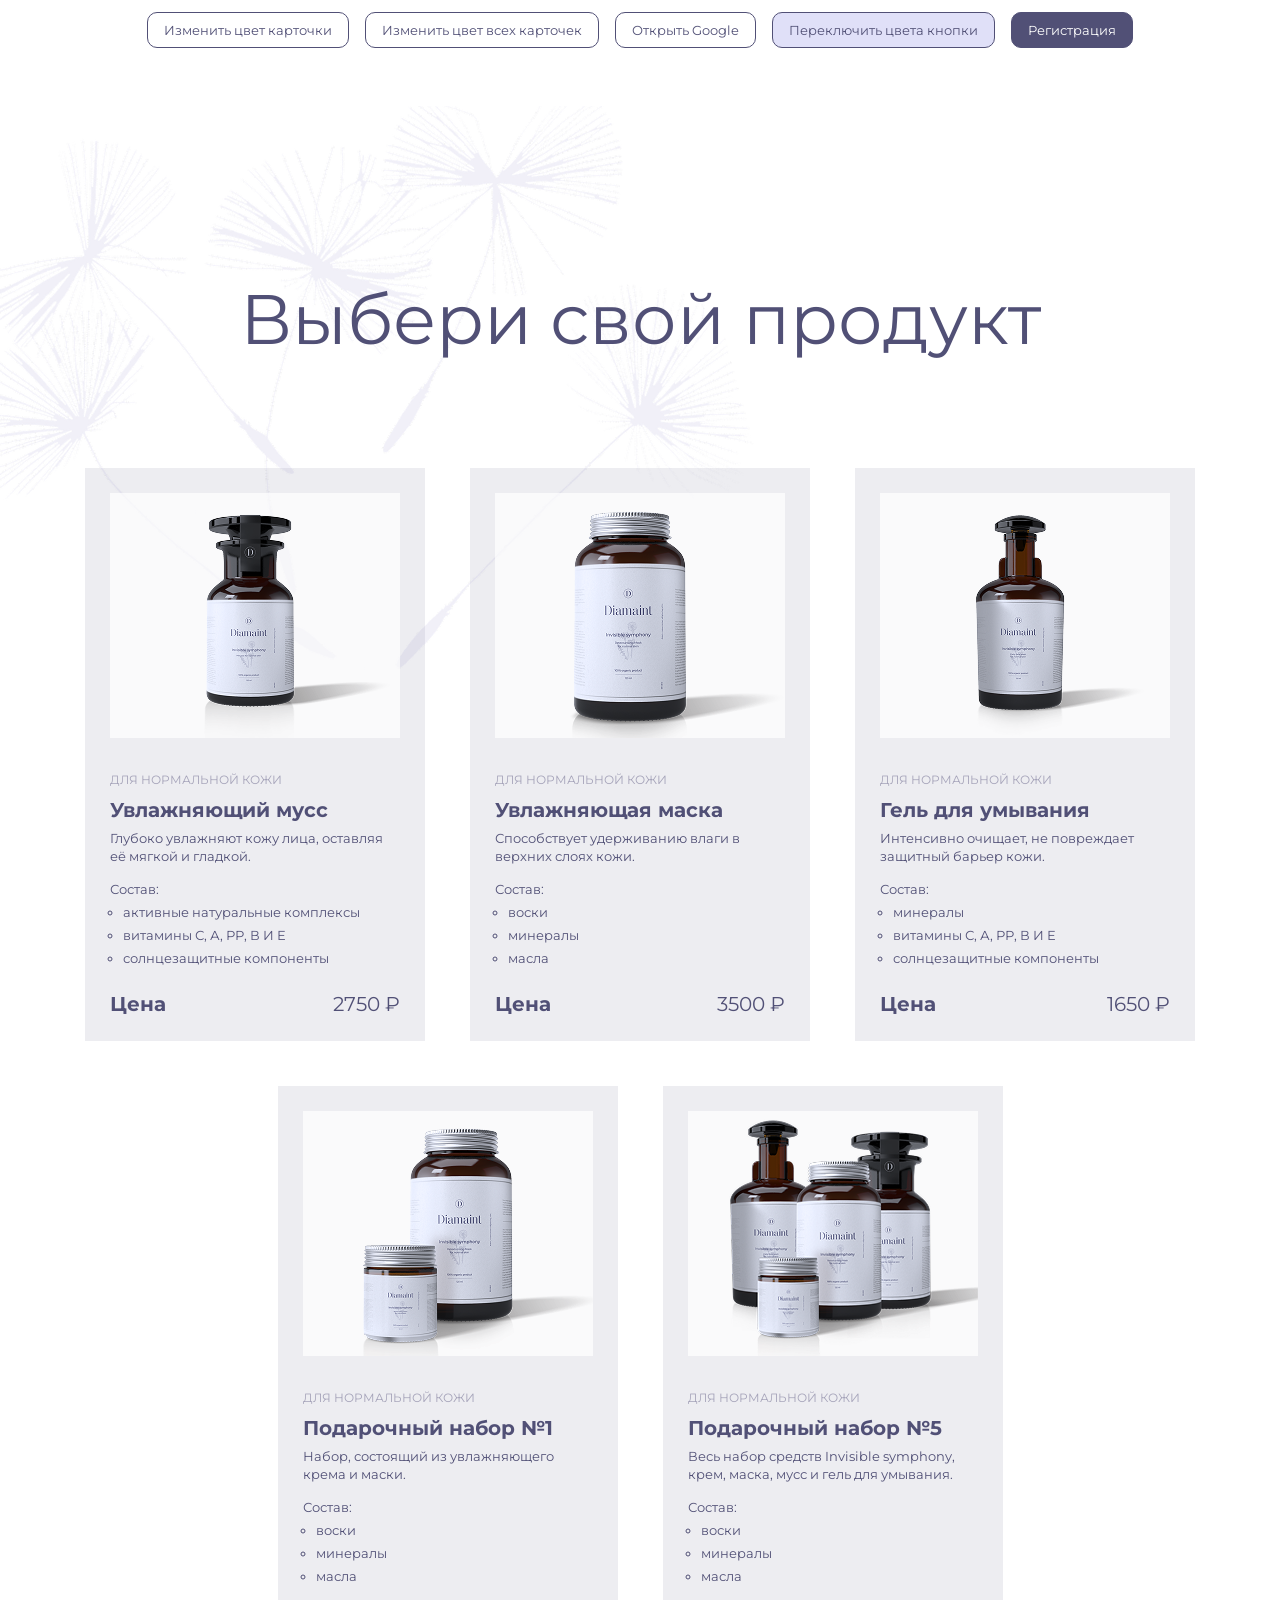
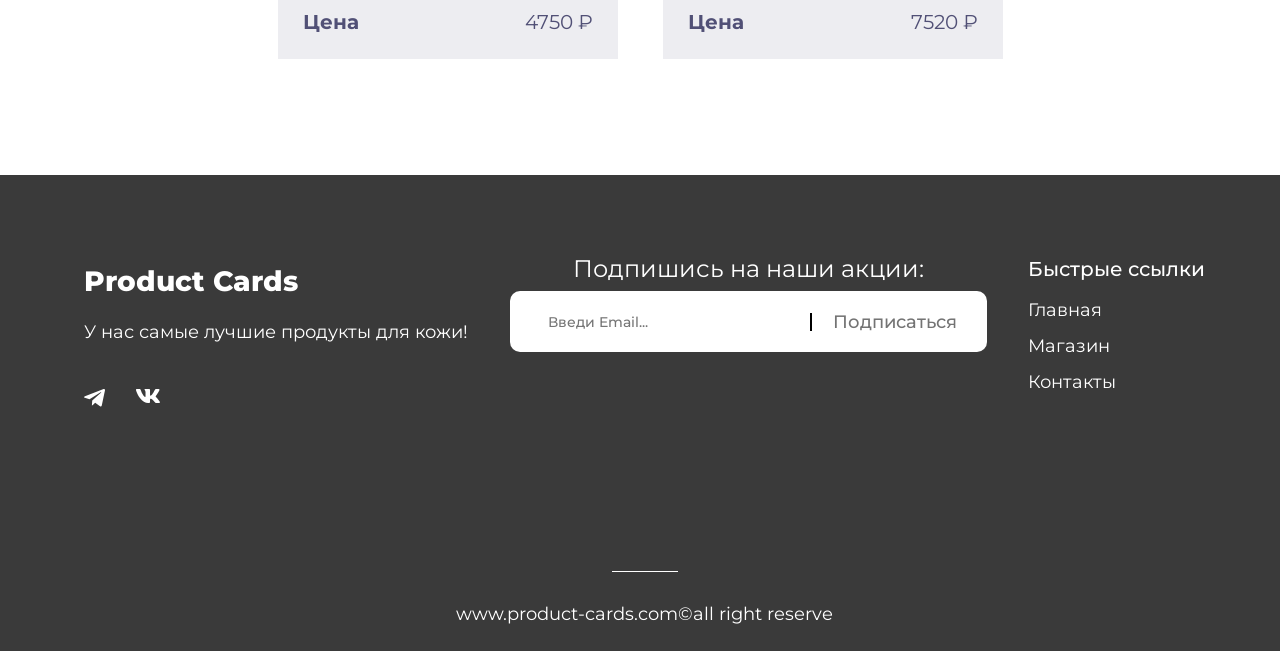
<file: index.html>
<!DOCTYPE html>
<html lang="ru">
<head>
    <meta charset="UTF-8">
    <meta name="viewport" content="width=device-width, initial-scale=1.0">
    <title>Document</title>
    <link rel="stylesheet" href="style/style.css">
    <link rel="preconnect" href="https://fonts.googleapis.com">
    <link rel="preconnect" href="https://fonts.gstatic.com" crossorigin>
    <link href="https://fonts.googleapis.com/css2?family=Montserrat:ital,wght@0,100..900;1,100..900&display=swap" rel="stylesheet">
</head>
<body>
    <div class="btns">
        <button class="change-color-card-btn">Изменить цвет карточки</button>
        <button class="change-all-color-card-btn">Изменить цвет всех карточек</button>
        <button class="open-google">Открыть Google</button>
        <button class="change-colors-btn">Переключить цвета кнопки</button>
        <button type="button"  class="register-btn">Регистрация</button>
    </div>

    <div class="products products--bg">
        <h1 class="products__title">Выбери свой продукт</h1>
        <ul class="products__list"></ul>
        <template class="products__template">
            <li class="product-card">
                <img src="" alt="" class="product-card__img">
                <span class="product-card__tag"></span>
                <h2 class="product-card__title"></h2>
                <p class="product-card__description"></p>
                <span class="product-card__subtitle">Состав: </span>
                <ul class="product-card__ingredients"></ul>
                <div class="product-card__price">
                    <span class="price__label">Цена</span>
                    <span class="price__value"></span>
                </div>
            </li>
        </template>
    </div>

    <footer>
        <div class="footer__top">
            <div class="footer__brand">
                <h2 class="footer__brand-logo">Product Cards</h2>
                <p class="footer__brand-text">У нас самые лучшие продукты для кожи!</p>
                <ul class="footer__brand-socials">
                    <li class="footer__brand-social-item">
                        <a href="#">
                            <img src="img/tg_icon.svg" alt="Telegram">
                        </a>
                    </li>
                    <li class="footer__brand-social-item">
                        <a href="#">
                            <img src="img/vk_icon.svg" alt="Telegram">
                        </a>
                    </li>
                </ul>
            </div>
            <div class="footer__subscribe">
                <h2 class="footer__subscribe-title">Подпишись на наши акции:</h2>
                <form class="footer__subscribe-form" id="subscribeForm">
                    <input class="footer__subscribe-input" type="email" placeholder="Введи Email..." required name="email">
                    <hr class="footer__subscribe-divider">
                    <button class="footer__subscribe-button">Подписаться</button>
                </form>
            </div>
            <div class="footer__links">
                <h2 class="footer__links-title">Быстрые ссылки</h2>
                <nav class="footer__links-nav">
                    <ul class="footer__links-list">
                        <li class="footer__links-item">
                            <a href="" class="footer__links-link">Главная</a>
                        </li>
                        <li class="footer__links-item">
                            <a href="" class="footer__links-link">Магазин</a>
                        </li>
                        <li class="footer__links-item">
                            <a href="" class="footer__links-link">Контакты</a>
                        </li>
                    </ul>
                </nav>
            </div>
            
        </div>

        <div class="footer__bottom">
            <hr class="footer__divider">
            <p class="footer__copyright">www.product-cards.com©all right reserve</p>
        </div>
    </footer>

    <div class="overlay" id="registerModal">
        <div class="modal">
            <button class="modal__close">×</button>
            <h2 class="modal__title">Регистрация</h2>
            <form class="modal__form" id="registerForm">
                <label for="firstName">Имя</label>
                <input type="text" id="firstName" name="firstName" placeholder="Введите имя" required>

                <label for="lastName">Фамилия</label>
                <input type="text" id="lastName" name="lastName" placeholder="Введите фамилию" required>

                <label for="birthDate">Дата рождения</label>
                <input type="date" id="birthDate" name="birthDate" required>

                <label for="login">Логин</label>
                <input type="text" id="login" name="login" placeholder="Введите логин" required>

                <label for="password">Пароль</label>
                <input type="password" id="password" name="password" placeholder="Введите пароль" required>

                <label for="repeatPassword">Повторите пароль</label>
                <input type="password" id="repeatPassword" name="repeatPassword" placeholder="Повторите пароль" required>

                <button type="submit">Зарегистрироваться</button>
            </form>
        </div>
    </div>

    <script src="main.js" type="module"></script>
</body>
</html>
</file>
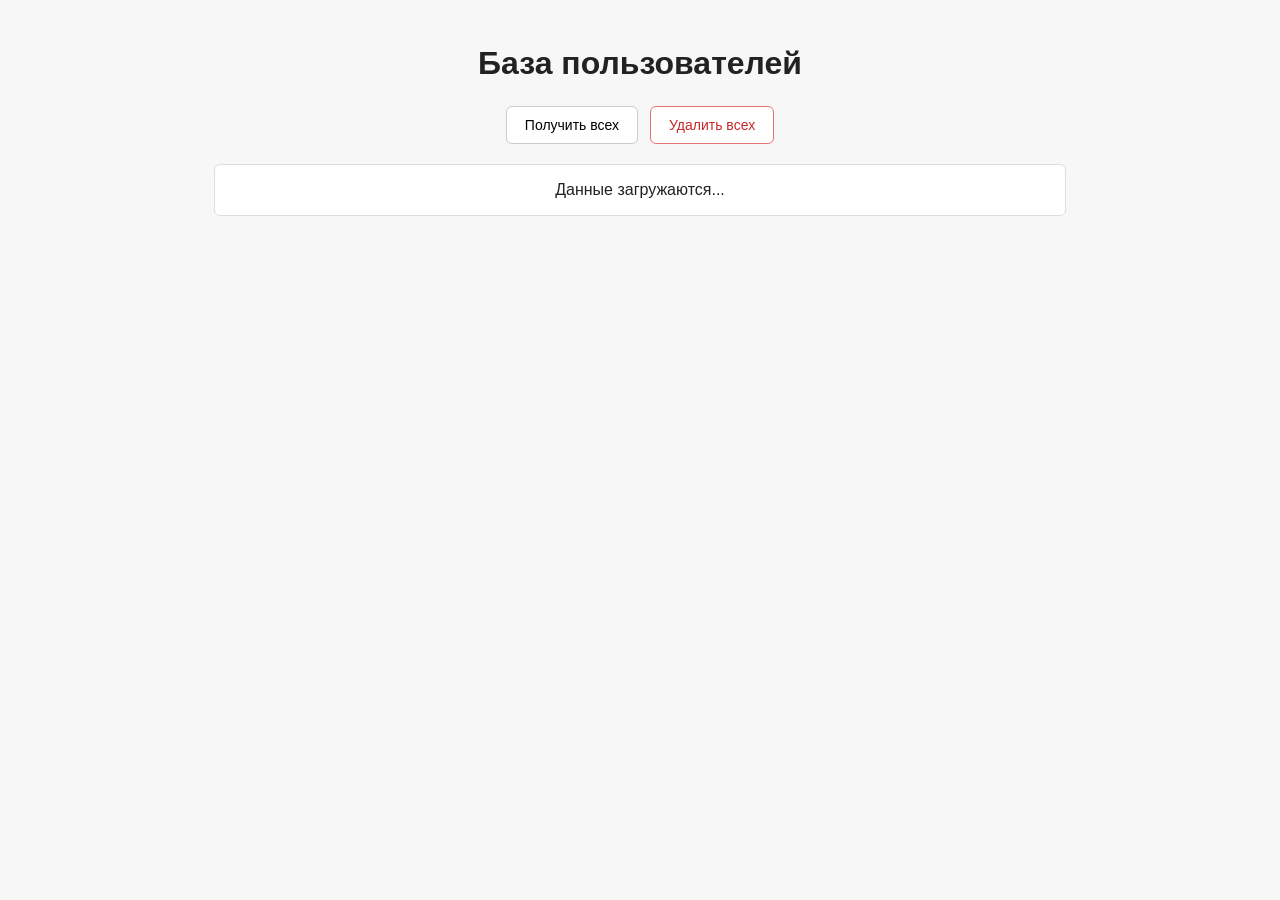
<file: asynс/asynс.html>
<!DOCTYPE html>
<html lang="ru">
<head>
<meta charset="UTF-8">
<meta name="viewport" content="width=device-width, initial-scale=1.0">
<title>База пользователей</title>
<link rel="stylesheet" href="/asynс/asynс.css">
</head>
<body>

  <h1>База пользователей</h1>

  <div class="toolbar">
    <button type="button" id="btn-get-all">Получить всех</button>
    <button type="button" id="btn-delete-all">Удалить всех</button>
  </div>

  <p id="info-message" hidden></p>

  <p id="loading-screen" hidden>Данные загружаются...</p>

  <p id="error-screen" hidden>Ошибка при загрузке данных</p>

  <p id="empty-screen" hidden>Пользователей нет</p>

  <div id="users-container"></div>

  <template id="user-card-template">
    <div class="user-card" data-id="">
      <h3>
        <span class="user-card__firstname"></span>
        <span class="user-card__surname"></span>
      </h3>
      <p>ID: 
        <span class="user-card__id-value"></span>
      </p>
      <p>Email: 
        <span class="user-card__email"></span>
      </p>
      <p>Возраст: 
        <span class="user-card__age"></span>
      </p>
      <button type="button" class="user-card__delete">Удалить</button>
    </div>
  </template>

  <script src="/asynс/asynс.js"></script>
</body>
</html>
</file>
<file: style/style.css>
* {
    font-family: Montserrat, sans-serif;
    font-size: 13px;
    line-height: 18px;
    margin: 0;
    box-sizing: border-box;
    font-weight: 400;
}

.products {
    padding-top: 220px;
    color: #515076;
    padding-bottom: 116px;
}

.products--bg {
    background-image: url(/img/bg-dandelions.png);
    background-repeat: no-repeat;
}

.products__title {
    font-size: 70px;
    line-height: 78px;
    text-align: center;
    margin-bottom: 110px;
}

.products__list {
    display: flex;
    justify-content: center;
    flex-wrap: wrap;
    width: 1110px;
    gap: 45px;
    margin: 0 auto;
    list-style: none;
    padding: 0;
}

.product-card {
    width: 340px;
    height: 573px;
    padding: 25px;
    background-color: rgba(81, 80, 118, 0.1);
    display: flex;
    flex-direction: column;
}

.product-card__img {
    width: 290px;
    height: 245px;
    display: block;
    margin-bottom: 30px;
}

.product-card__tag {
    color: #A5A3B9;
    text-transform: uppercase;
    font-size: 12px;
    line-height: 24px;
    margin-bottom: 5px;
}

.product-card__title {
    font-size: 20px;
    line-height: 27px;
    font-weight: 700;
    margin-bottom: 5px;
}

.product-card__description {
    margin-bottom: 15px;
}

.product-card__subtitle {
    margin-bottom: 5px;
}

.product-card__ingredients {
    list-style-type: circle;
    padding-left: 13px;
    margin-bottom: 25px;
}

.product-card__ingredient {
    margin-bottom: 5px;
}

.product-card__ingredient:last-child {
    margin-bottom: 0;
}

.product-card__price {
    display: flex;
    justify-content: space-between;
}

.price__label {
    font-weight: 700;
    font-size: 20px;
    line-height: 24px;
}

.price__value {
    font-size: 20px;
    line-height: 24px;
}

.btns {
    display: flex;
    justify-content: center;
    flex-wrap: wrap;
}

button {
    font-family: Montserrat, sans-serif;
    font-size: 13px;
    color: #515076;
    background-color: transparent;
    border: 1px solid #515076;
    border-radius: 10px;
    padding: 8px 16px;
    cursor: pointer;
    margin: 12px 8px;
}


.change-colors-btn {
    background-color: rgba(51, 46, 205, 0.15);
}

.btn--active {
    background-color: #515076;
    color: #ffffff;
}

footer {
    background: #3a3a3a;
    color: #fff;
    padding: 85px 75px 28px 84px;
}

.footer__top {
    display: flex;
    justify-content: space-between;
    margin-bottom: 160px;
}

.footer__brand-logo {
    font-weight: 800;
    font-size: 28px;
    line-height: 154%;
    margin-bottom: 16px;
}

.footer__brand-text {
    font-size: 18px;
    line-height: 154%;
    margin-bottom: 42px;
}

.footer__brand-socials {
    list-style: none;
    display: flex;
    gap: 31px;
    padding-left: 0;
    margin: 0;
}

.footer__subscribe {
    display: flex;
    flex-direction: column;
    align-items: center;
}

.footer__subscribe-title {
    font-size: 24px;
    margin-bottom: 13px;
}

.footer__subscribe-form {
    display: flex;
    align-items: center;
    width: 477px;
    height: 61px;
    background-color: #fff;
    padding: 20px 15px 19px 36px;
    border-radius: 10px;
}

.footer__subscribe-input {
  flex: 1;
  border: none;
  outline: none;
  background: transparent;
  font-weight: 500;
  font-size: 14px;
}

.footer__subscribe-divider {
    border: none;
    height: 18px;
    margin: 0 6px;
    border:1px solid #000000;
}

.footer__subscribe-button {
    border: none;
    font-size: 18px;
    font-weight: 500;
    padding: 0px;
    margin: 20px 15px;
    color: rgba(0, 0, 0, 0.55);
    transition: color 0.4s;
}

.footer__subscribe-button:hover {
    color: #000;
}

.footer__links-title {
    font-size: 20px;
    font-weight: 500;
    margin-bottom: 23px;
}

.footer__links-list {
    display: flex;
    flex-direction: column;
    gap: 17px;
    list-style: none;
    padding-left: 0;
}

.footer__links-link {
    color: #fff;
    text-decoration: none;
    font-size: 18px;
}

.footer__bottom {
    display: flex;
    flex-direction: column;
    align-items: center;
}
.footer__divider {
    border: none;
    border-top: 1px solid #fff;
    width: 66px;
    margin-bottom: 33px;
}

.footer__copyright {
    font-size: 18px;
}

.register-btn {
    background-color: #515076;
    color: #fff;
}

.overlay {
    display: none;
    position: fixed;
    top: 0;
    left: 0;
    width: 100%;
    height: 100%;
    background-color: rgba(0, 0, 0, 0.6);
    justify-content: center;
    align-items: center;
    z-index: 100;
}

.modal-showed {
    display: flex;
}

.modal {
    width: 400px;
    max-height: 100%;
    max-width: 90%;
    padding: 30px;
    background-color: #fff;
    border-radius: 12px;
    overflow-y: auto;
}

.modal__title {
    color: #515076;
    font-size: 25px;
    font-weight: 600;
    text-align: center;
    margin-bottom: 15px;
}

.modal__form {
    display: flex;
    flex-direction: column;
    gap: 15px;
}

.modal__form input {
    padding: 10px 15px;
    border: 1px solid #ddd;
    border-radius: 6px;
    font-size: 14px;
}

.modal__form input:focus {
    outline: none;
    border-color: #515076;
}

.modal__form label {
    font-weight: 600;
    color: #515076;
}

.modal__form button[type="submit"] {
    margin-top: 10px;
    padding: 12px;
    background-color: #515076;
    color: #fff;
    border: none;
    border-radius: 6px;
    cursor: pointer;
    font-weight: 600;
    transition: background-color 0.3s;
}

.modal__form button[type="submit"]:hover {
    background-color: #3d3c5c;
}

.modal__close {
    background: none;
    border: none;
    font-size: 24px;
    position: relative;
    top: -30px;
    left: 310px;
    color: #999;
    transition: color 0.3s;
}

.modal__close:hover {
    color: #000;
}
</file>
<file: asynс/asynс.css>
* {
  box-sizing: border-box;
}

body {
  font-family: Arial, sans-serif;
  max-width: 900px;
  margin: 0 auto;
  padding: 24px;
  background: #f7f7f7;
  color: #222;
}

h1 {
  text-align: center;
  margin-bottom: 24px;
}

/* Тулбар */
.toolbar {
  display: flex;
  justify-content: center;
  gap: 12px;
  margin-bottom: 20px;
}

button {
  font-family: inherit;
  font-size: 14px;
  padding: 10px 18px;
  border: 1px solid #ccc;
  border-radius: 6px;
  background: #fff;
  cursor: pointer;
}

button:hover {
  background: #eee;
}

#btn-delete-all {
  border-color: #e57373;
  color: #c62828;
}

#btn-delete-all:hover {
  background: #fdecea;
}

#loading-screen,
#error-screen,
#empty-screen,
#info-message {
  text-align: center;
  padding: 16px;
  border-radius: 6px;
  margin: 0 0 16px;
}

#loading-screen {
  background: #fff;
  border: 1px solid #ddd;
}

#error-screen {
  background: #fdecea;
  border: 1px solid #e57373;
  color: #c62828;
}

#empty-screen {
  background: #fff;
  border: 1px dashed #ccc;
  color: #777;
}

#info-message {
  background: #e3f2fd;
  border: 1px solid #90caf9;
  color: #1565c0;
}

#users-container {
  display: grid;
  grid-template-columns: repeat(auto-fill, minmax(220px, 1fr));
  gap: 16px;
}

.user-card {
  background: #fff;
  border: 1px solid #ddd;
  border-radius: 6px;
  padding: 16px;
}

.user-card h3 {
  margin: 0 0 8px;
}

.user-card p {
  margin: 4px 0;
  font-size: 14px;
  color: #555;
}

.user-card__delete {
  margin-top: 10px;
  width: 100%;
  border-color: #e57373;
  color: #c62828;
}

.user-card__delete:hover {
  background: #fdecea;
}
</file>
